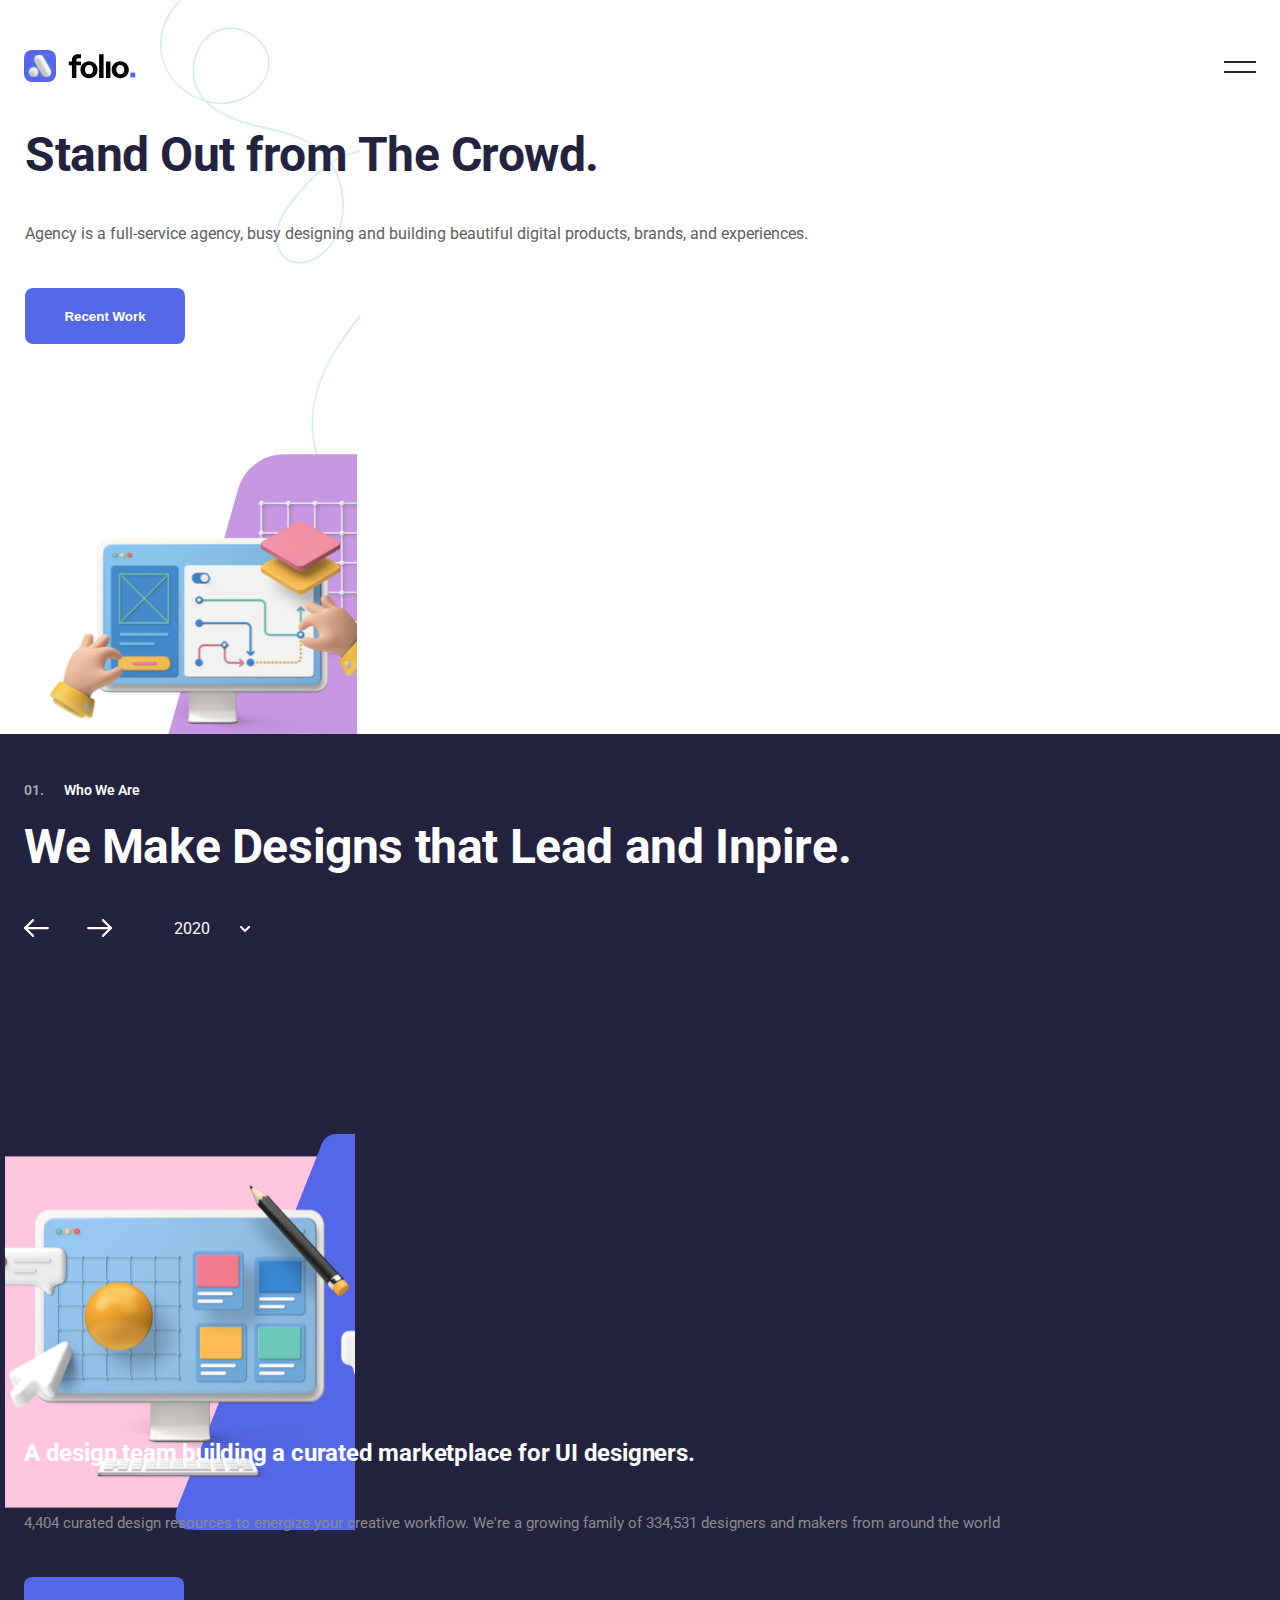
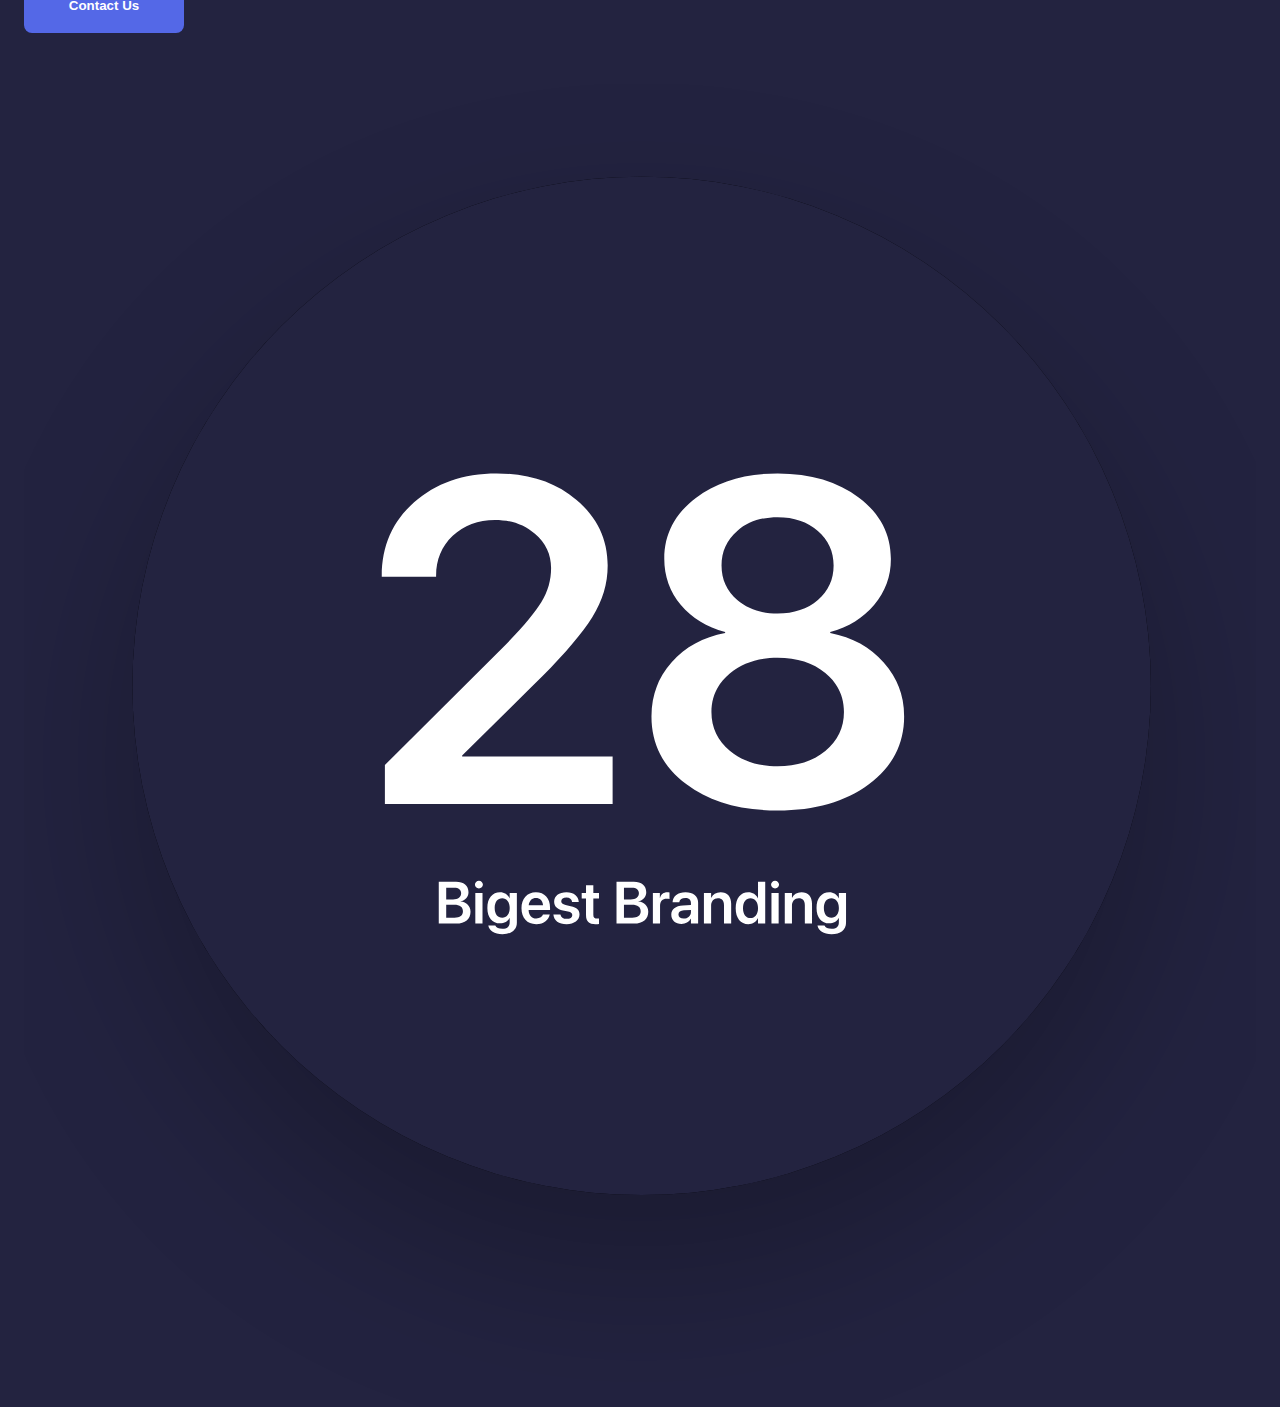
<file: index.html>
<!DOCTYPE html>
<html lang="pt-br">
  <head>
    <meta charset="UTF-8" />
    <meta name="viewport" content="width=device-width, initial-scale=1.0" />
    <link rel="preconnect" href="https://fonts.googleapis.com" />
    <link rel="preconnect" href="https://fonts.gstatic.com" crossorigin />
    <link
      href="https://fonts.googleapis.com/css2?family=Roboto:wght@100;300;400;500;700&display=swap"
      rel="stylesheet"
    />
    <link rel="stylesheet" href="style.css" />
    <title>Folio Agency</title>
  </head>
  <body class="body-home">
    <header>
      <div class="container">
        <a href="./index.html">
          <img
            src="./assets/logo-light-mode.svg"
            alt="Logomarca folio"
            id="logo"
          />
        </a>
        <div id="menu">
          <a href="./index.html">
            <img
              src="./assets/burger-icon-light-mode.svg"
              alt="menu hamburger"
              id="menu-hamburger__open"
            />
          </a>
          <div id="menu-list">
            <div id="header-menu-list" class="container">
              <img src="./assets/logo-dark-mode.svg" alt="Logomarca folio" />
              <img
                src="./assets/burger-icon-close-dark.svg"
                alt="botão fechar"
                id="menu-hamburger___close"
              />
            </div>
            <nav>
              <ul role="menu">
                <li><a href="./pages/work.html">Work</a></li>
                <li><a href="./pages/whoWeAre.html">About</a></li>
                <li><a href="./pages/service.html">Services</a></li>
                <li><a href="./pages/jobs.html">Jobs</a></li>
              </ul>
            </nav>
            <div id="footer-manu-list">
              <a href="www.semDestino.com">
                <img
                  src="./assets/facebook-icon-dark-mode.svg"
                  alt="logo facebook"
                />
              </a>
              <a href="www.semDestino.com">
                <img
                  src="./assets/youtube-icon-dark-mode.svg"
                  alt="logo youtube"
                />
              </a>
              <a href="www.semDestino.com">
                <img
                  src="./assets/instagran-icon-dark-mode.svg"
                  alt="logo instrgran"
                />
              </a>
            </div>
          </div>
        </div>
      </div>
    </header>
    <main class="container main-home">
      <h1>Stand Out from The Crowd.</h1>
      <p>
        Agency is a full-service agency, busy designing and building beautiful
        digital products, brands, and experiences.
      </p>
      <button class="button-home">Recent Work</button>
    </main>
    <section class="container who-we-are">
      <div>
        <span>01.</span>
        <p>Who We Are</p>
      </div>
      <h2>We Make Designs that Lead and Inpire.</h2>
      <div class="container controls div-controls">
        <a href="./pages/jobs.html">
          <div class="arrow">
            <img src="./assets/arrow-left.svg" alt="seta esquerda" />
          </div>
        </a>
        <a href="./pages/whoWeAre.html">
          <div class="arrow">
            <img src="./assets/arrow-right.svg" alt="seta direita" />
          </div>
        </a>
        <div class="container controls">
          <span>2020</span>
          <img src="./assets/arrow-down.svg" alt="seta baixa" />
        </div>
      </div>
      <h3>A design team building a curated marketplace for UI designers.</h3>
      <p>
        4,404 curated design resources to energize your creative workflow. We're
        a growing family of 334,531 designers and makers from around the world
      </p>
      <button class="button-home">Contact Us</button>
      <img src="./assets/number-home.svg" alt="numero 28" />
    </section>
    <script src="index.js"></script>
  </body>
</html>
</file>
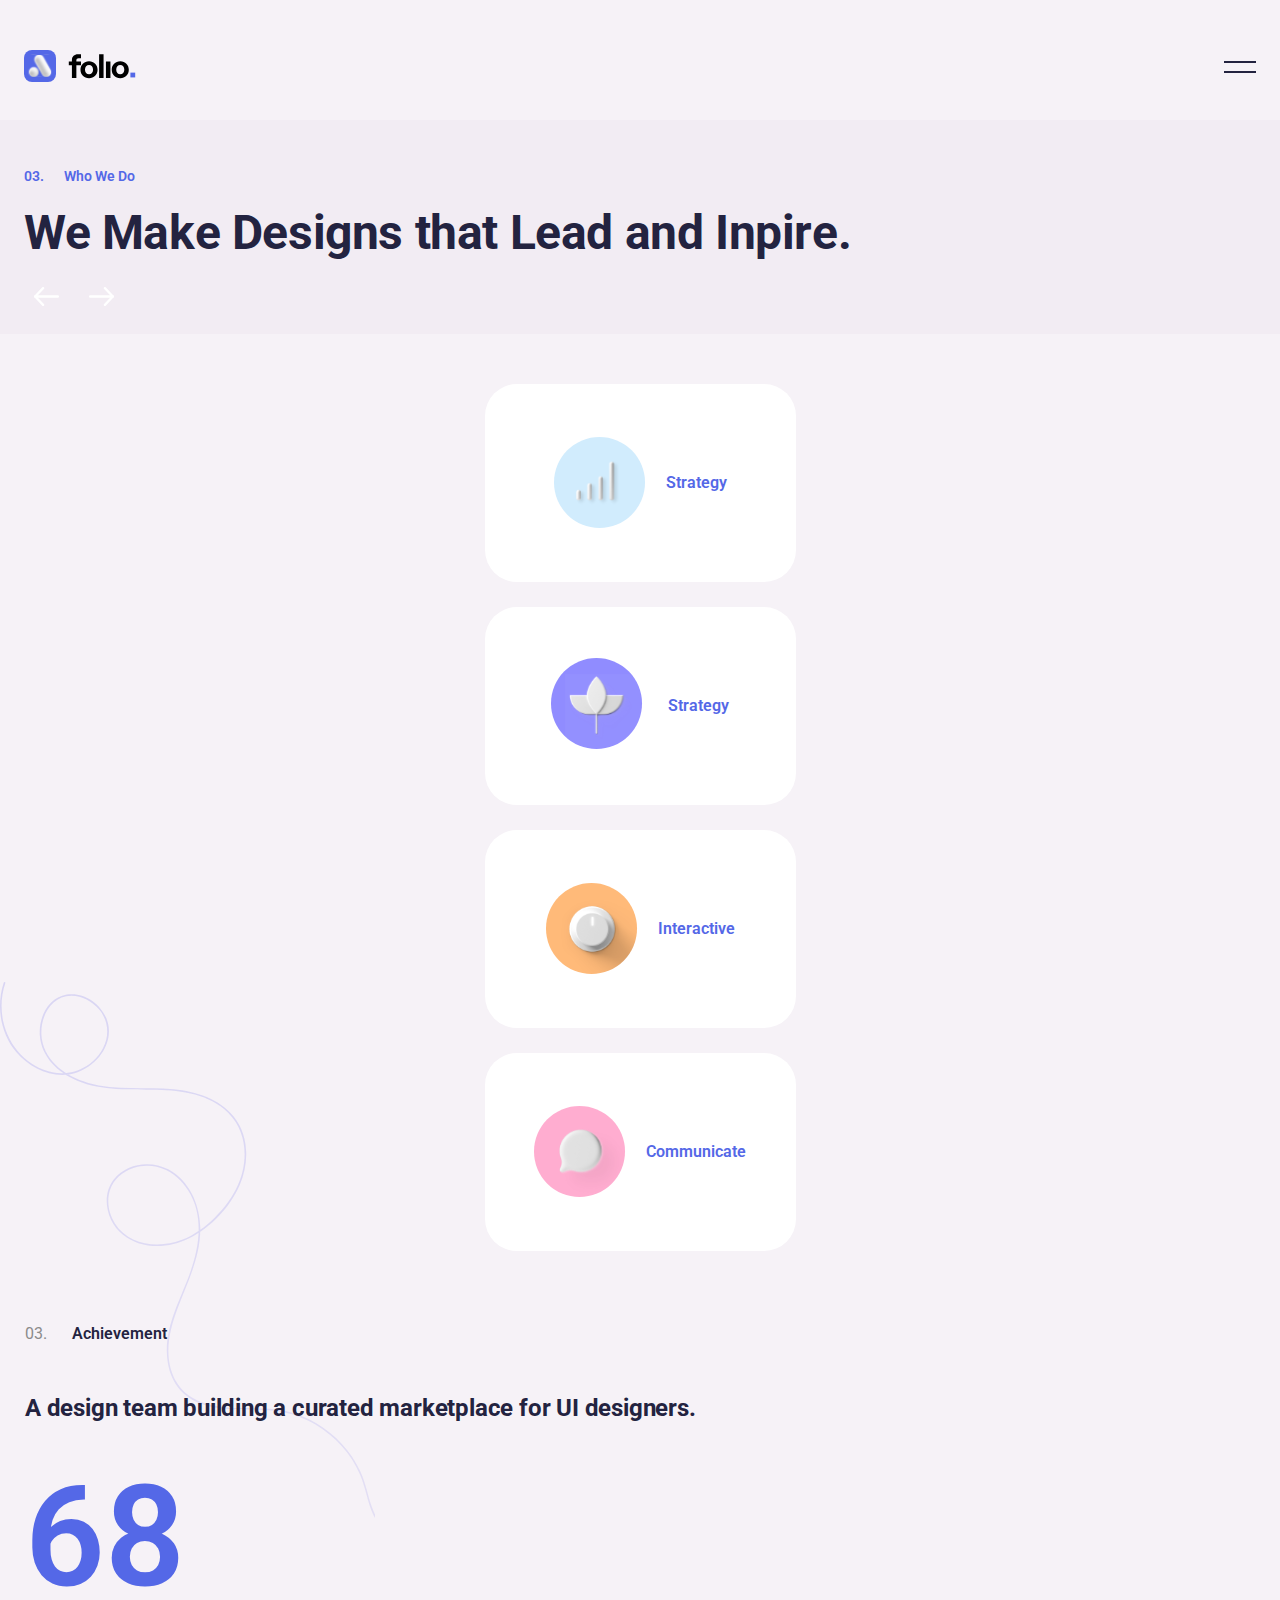
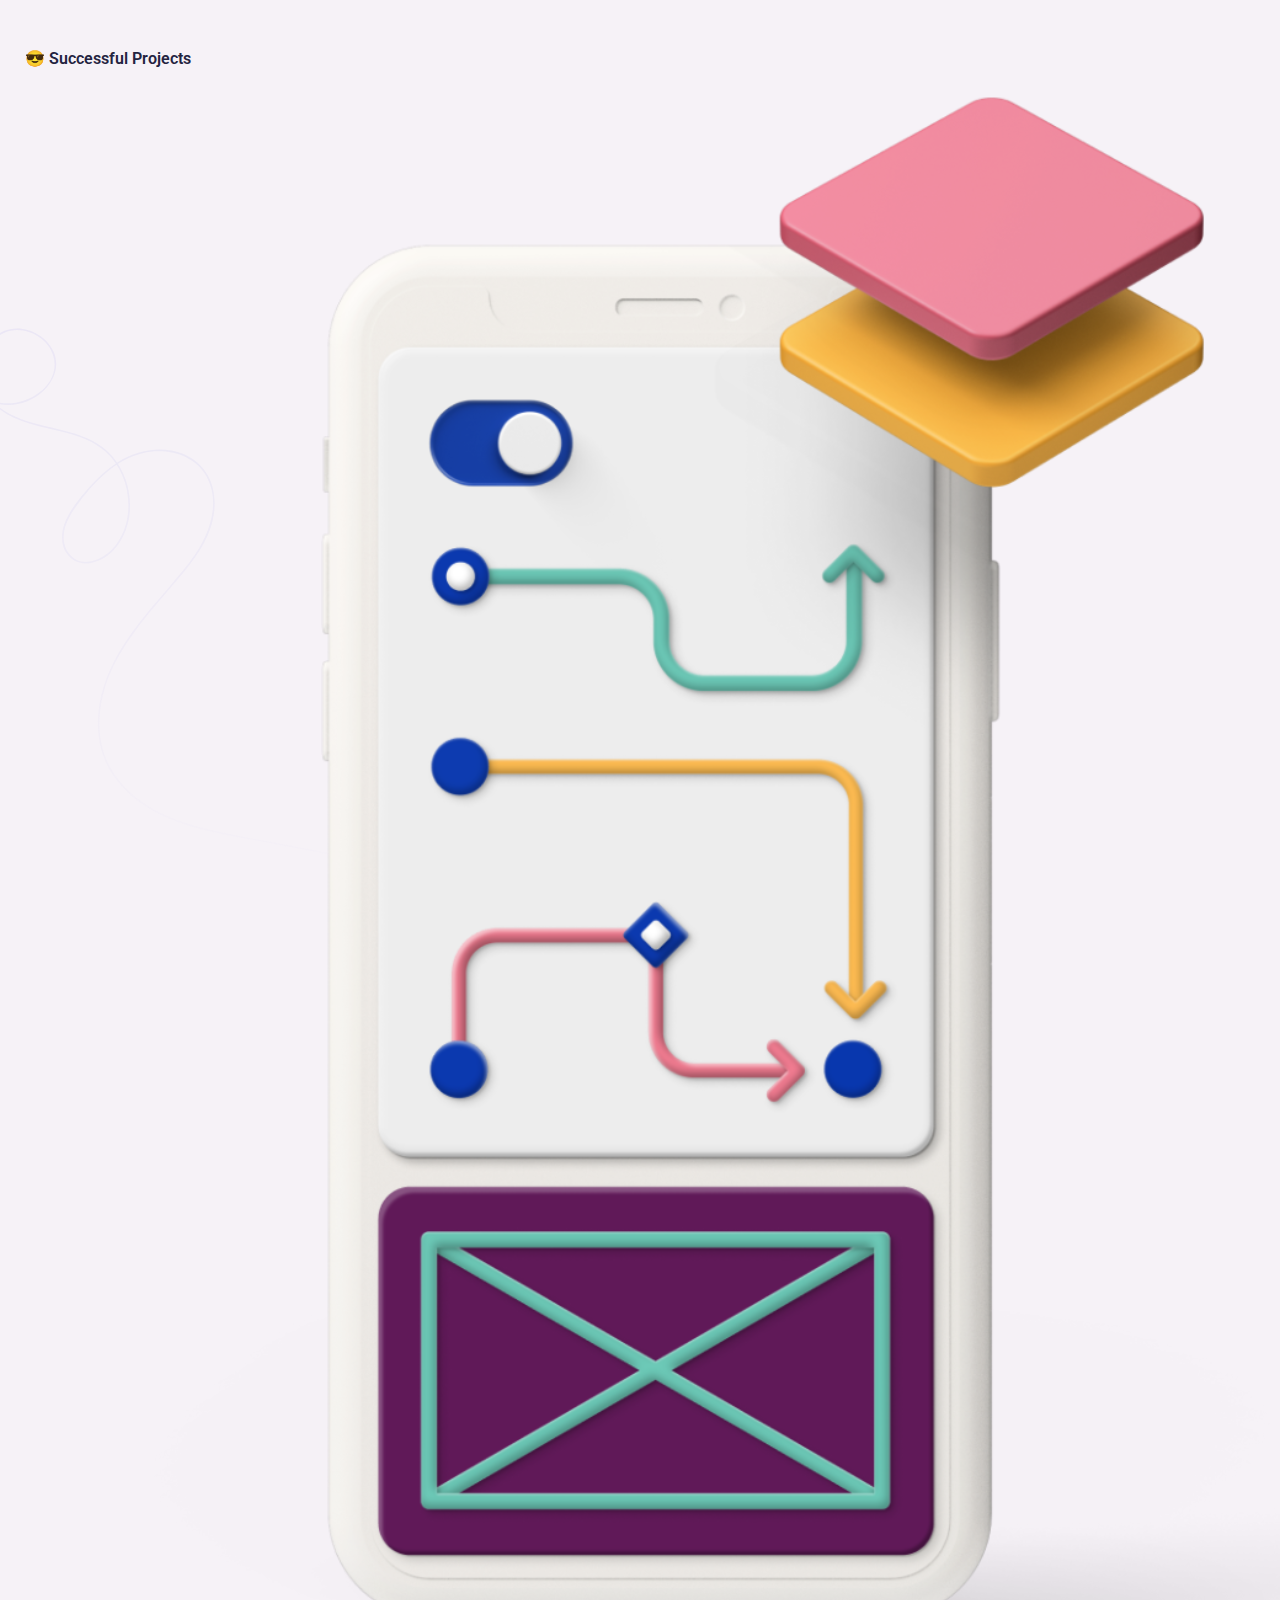
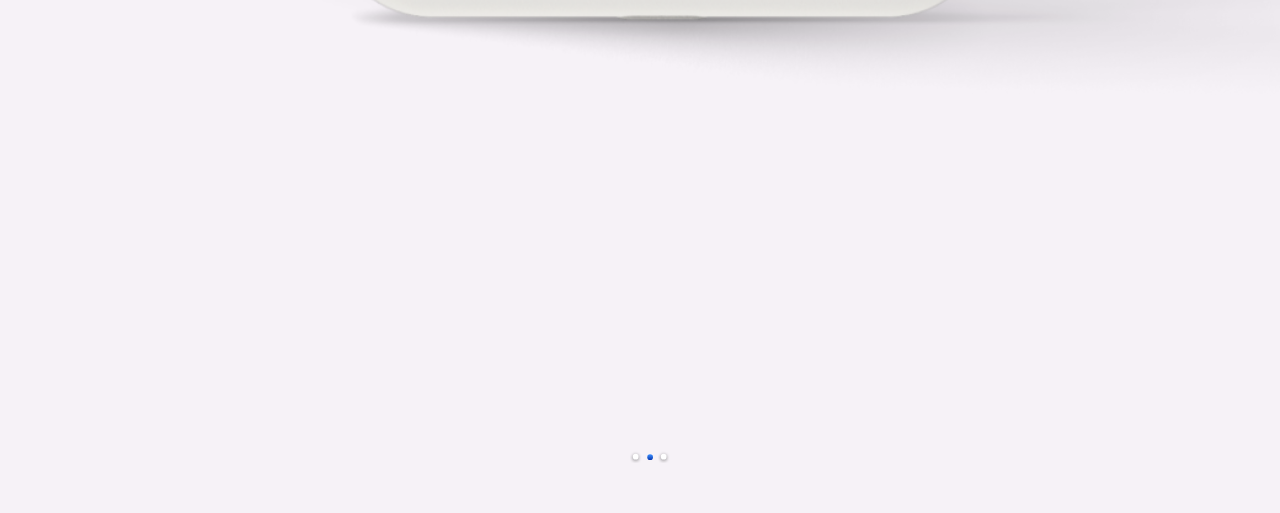
<file: pages/service.html>
<!DOCTYPE html>
<html lang="pt-br">
  <head>
    <meta charset="UTF-8" />
    <meta name="viewport" content="width=device-width, initial-scale=1.0" />
    <link rel="preconnect" href="https://fonts.googleapis.com" />
    <link rel="preconnect" href="https://fonts.gstatic.com" crossorigin />
    <link
      href="https://fonts.googleapis.com/css2?family=Roboto:wght@100;300;400;500;700&display=swap"
      rel="stylesheet"
    />
    <link rel="stylesheet" href="../style.css" />
    <title>Folio Agency</title>
  </head>
  <body class="body-service-page">
    <header class="header-service-page">
      <div class="container">
        <a href="../index.html">
          <img
            src="../assets/logo-light-mode.svg"
            alt="Logomarca folio"
            id="logo"
          />
        </a>
        <div id="menu">
          <a href="../index.html">
            <img
              src="../assets/burger-icon-light-mode.svg"
              alt="menu hamburger"
              id="menu-hamburger__open"
            />
          </a>
          <div id="menu-list">
            <div id="header-menu-list" class="container">
              <a href="../index.html">
                <img src="../assets/logo-dark-mode.svg" alt="Logomarca folio" />
              </a>
              <img
                src="../assets/burger-icon-close-dark.svg"
                alt="botão fechar"
                id="menu-hamburger___close"
              />
            </div>
            <nav>
              <ul role="menu">
                <li><a href="#">Work</a></li>
                <li><a href="./whoWeAre.html">About</a></li>
                <li><a href="./servive.html">Services</a></li>
                <li><a href="#">Jobs</a></li>
              </ul>
            </nav>
            <div id="footer-manu-list">
              <a href="www.semDestino.com">
                <img
                  src="../assets/facebook-icon-dark-mode.svg"
                  alt="logo facebook"
                />
              </a>
              <a href="www.semDestino.com">
                <img
                  src="../assets/youtube-icon-dark-mode.svg"
                  alt="logo youtube"
                />
              </a>
              <a href="www.semDestino.com">
                <img
                  src="../assets/instagran-icon-dark-mode.svg"
                  alt="logo instrgran"
                />
              </a>
            </div>
          </div>
        </div>
      </div>
    </header>
    <section class="container who-we-are service-page">
      <div>
        <span>03.</span>
        <p>Who We Do</p>
      </div>
      <h2>We Make Designs that Lead and Inpire.</h2>
      <div class="container container-arrow">
        <div class="arrow">
          <img src="../assets/arrow-left.svg" alt="seta esquerda" />
        </div>
        <div class="arrow arrow-service">
          <img src="../assets/arrow-right.svg" alt="seta direita" />
        </div>
      </div>
    </section>
    <section class="container section-card">
      <div class="card">
        <img src="../assets/icon-card-1.svg" alt="icon card" />
        <p>Strategy</p>
      </div>
      <div class="card">
        <img src="../assets/icon-card-2.svg" alt="icon card" />
        <p>Strategy</p>
      </div>
      <div class="card">
        <img src="../assets/icon-card-3.svg" alt="icon card" />
        <p>Interactive</p>
      </div>
      <div class="card">
        <img src="../assets/icon-card-4.svg" alt="icon card" />
        <p>Communicate</p>
      </div>
    </section>
    <section class="section-Achievement">
      <div>
        <span>03.</span>
        <p>Achievement</p>
      </div>
      <h3>A design team building a curated marketplace for UI designers.</h3>
      <p class="number">68</p>
      <p>😎 Successful Projects</p>
      <img src="../assets/img-phone.svg" alt="imagem celular" />
      <div class="div-pagination">
        <img src="../assets/pagination-1.svg" />
        <img src="../assets/pagination-2.svg" />
        <img src="../assets/pagination-1.svg" />
      </div>
    </section>
    <script src="../index.js"></script>
  </body>
</html>
</file>
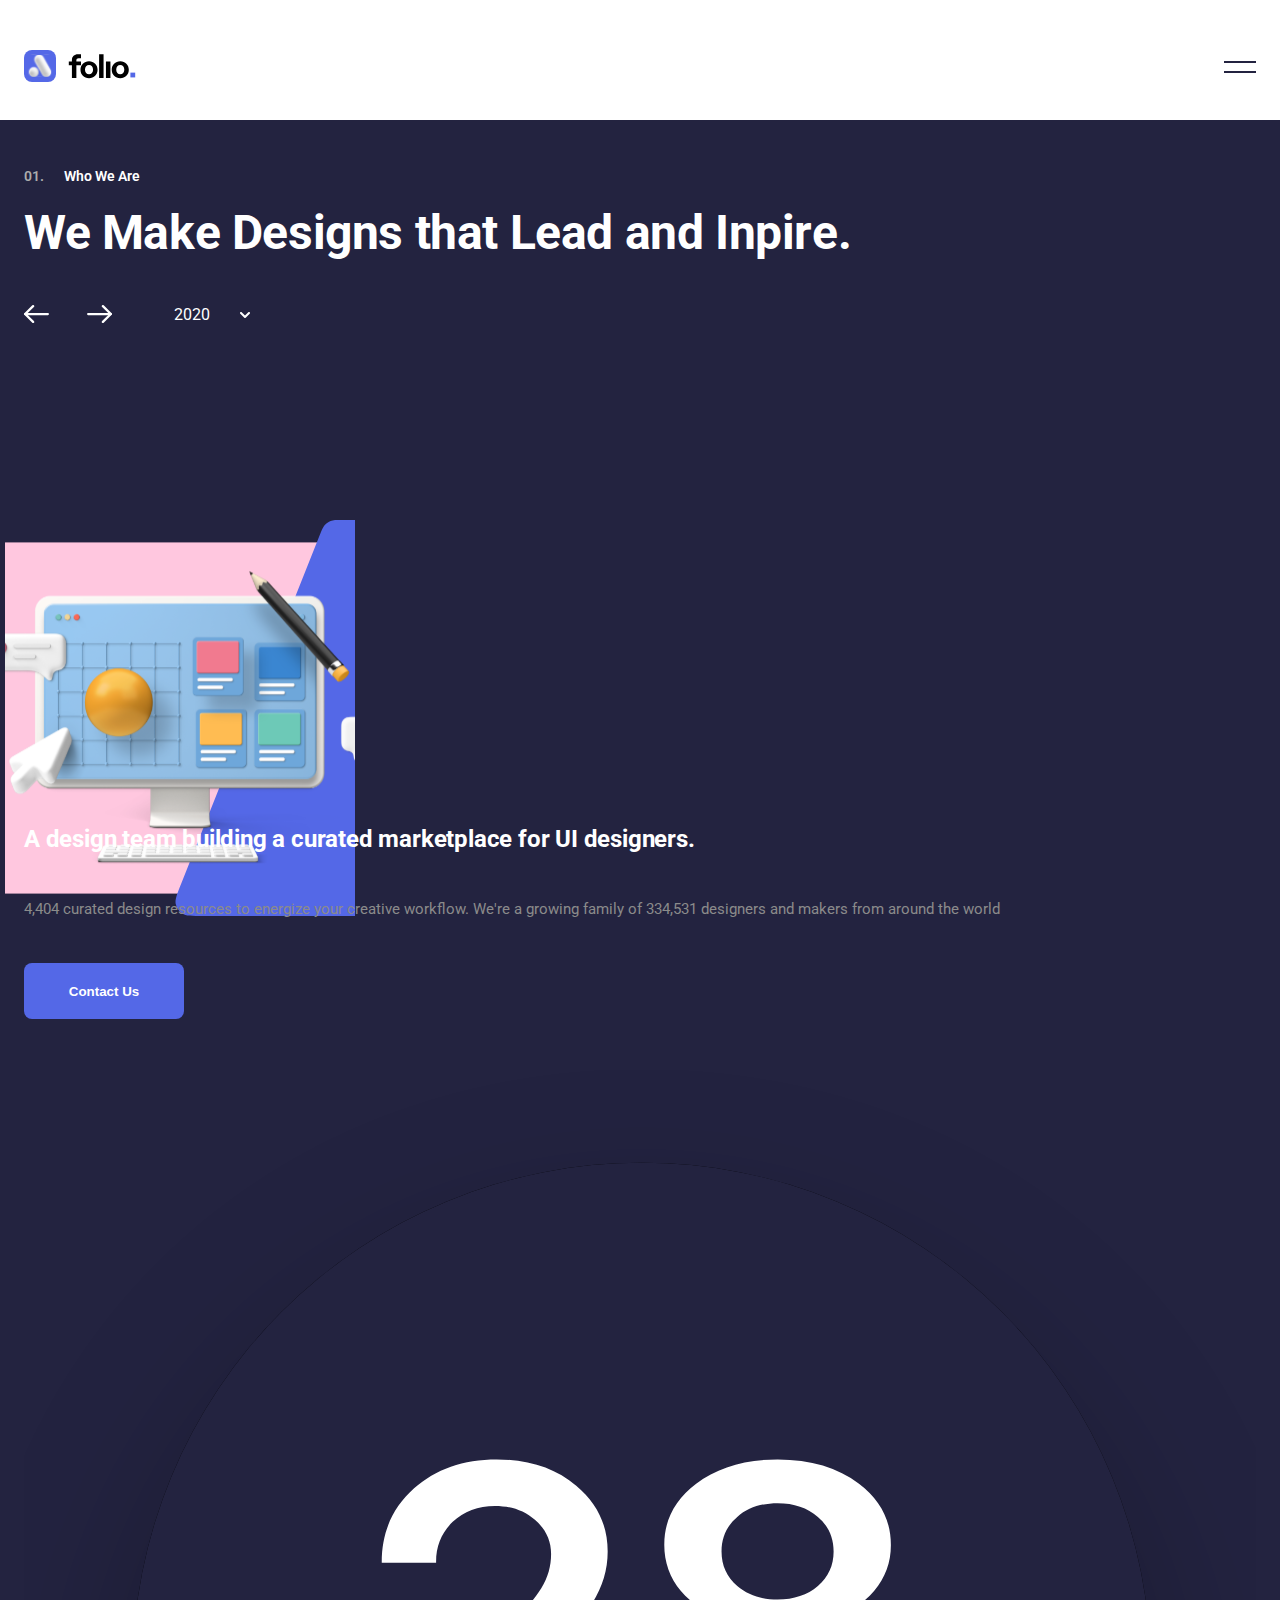
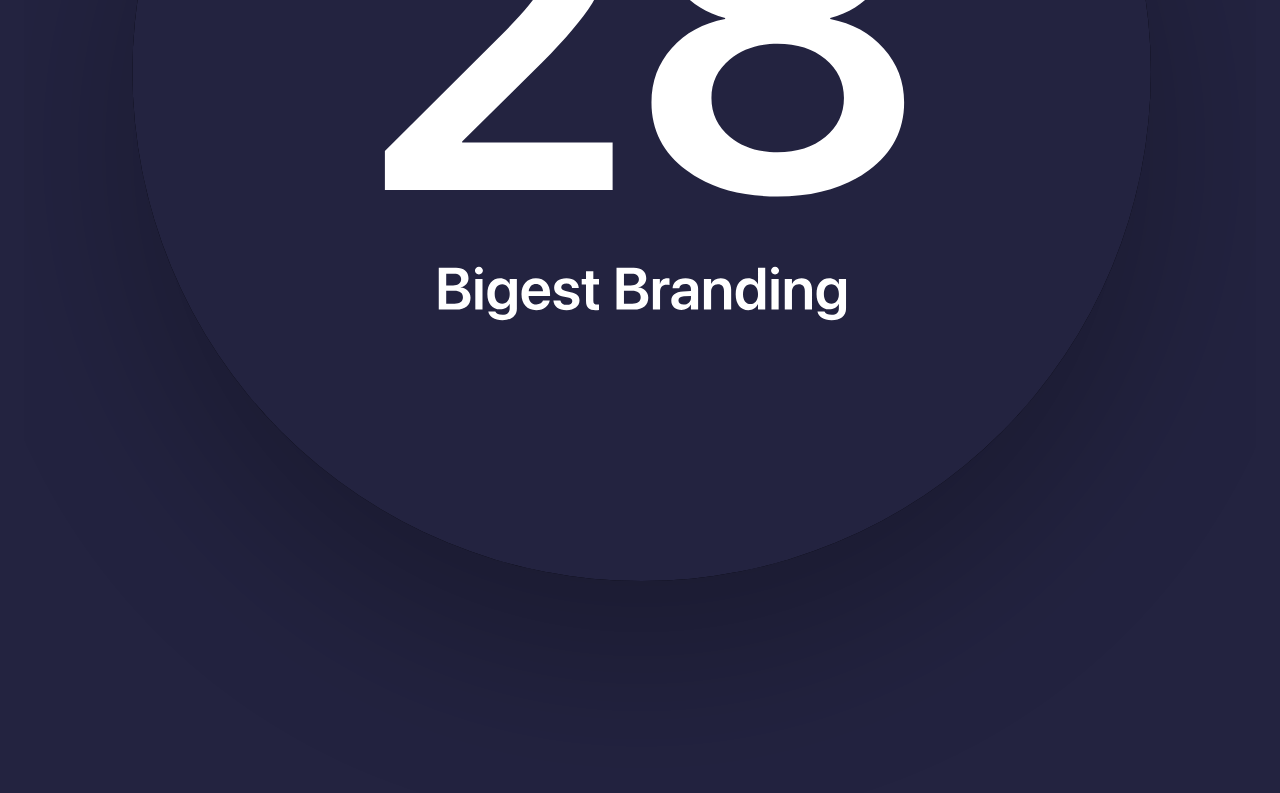
<file: pages/whoWeAre.html>
<!DOCTYPE html>
<html lang="pt-br">
  <head>
    <meta charset="UTF-8" />
    <meta name="viewport" content="width=device-width, initial-scale=1.0" />
    <link rel="preconnect" href="https://fonts.googleapis.com" />
    <link rel="preconnect" href="https://fonts.gstatic.com" crossorigin />
    <link
      href="https://fonts.googleapis.com/css2?family=Roboto:wght@100;300;400;500;700&display=swap"
      rel="stylesheet"
    />
    <link rel="stylesheet" href="../style.css" />
    <title>Folio Agency</title>
  </head>
  <body>
    <header class="header-who-we-are-page">
      <div class="container">
        <a href="../index.html">
          <img
            src="../assets/logo-light-mode.svg"
            alt="Logomarca folio"
            id="logo"
          />
        </a>
        <div id="menu">
          <a href="../index.html">
            <img
              src="../assets/burger-icon-light-mode.svg"
              alt="menu hamburger"
              id="menu-hamburger__open"
            />
          </a>
          <div id="menu-list">
            <div id="header-menu-list" class="container">
              <a href="../index.html">
                <img src="../assets/logo-dark-mode.svg" alt="Logomarca folio" />
              </a>
              <img
                src="../assets/burger-icon-close-dark.svg"
                alt="botão fechar"
                id="menu-hamburger___close"
              />
            </div>
            <nav>
              <ul role="menu">
                <li><a href="./work.html">Work</a></li>
                <li><a href="./whoWeAre.html">About</a></li>
                <li><a href="./service.html">Services</a></li>
                <li><a href="./jobs.html">Jobs</a></li>
              </ul>
            </nav>
            <div id="footer-manu-list">
              <a href="www.semDestino.com">
                <img
                  src="../assets/facebook-icon-dark-mode.svg"
                  alt="logo facebook"
                />
              </a>
              <a href="www.semDestino.com">
                <img
                  src="../assets/youtube-icon-dark-mode.svg"
                  alt="logo youtube"
                />
              </a>
              <a href="www.semDestino.com">
                <img
                  src="../assets/instagran-icon-dark-mode.svg"
                  alt="logo instrgran"
                />
              </a>
            </div>
          </div>
        </div>
      </div>
    </header>
    <section class="container who-we-are">
      <div>
        <span>01.</span>
        <p>Who We Are</p>
      </div>
      <h2>We Make Designs that Lead and Inpire.</h2>
      <div class="container controls div-controls">
        <a href="../index.html">
          <div class="arrow">
            <img src="../assets/arrow-left.svg" alt="seta esquerda" />
          </div>
        </a>
        <a href="./service.html">
          <div class="arrow">
            <img src="../assets/arrow-right.svg" alt="seta direita" />
          </div>
        </a>
        <div class="container controls">
          <span>2020</span>
          <img src="../assets/arrow-down.svg" alt="seta baixa" />
        </div>
      </div>
      <h3>A design team building a curated marketplace for UI designers.</h3>
      <p>
        4,404 curated design resources to energize your creative workflow. We're
        a growing family of 334,531 designers and makers from around the world
      </p>
      <button class="button-home">Contact Us</button>
      <img src="../assets/number-home.svg" alt="numero 28" />
    </section>
    <script src="../index.js"></script>
  </body>
</html>
</file>
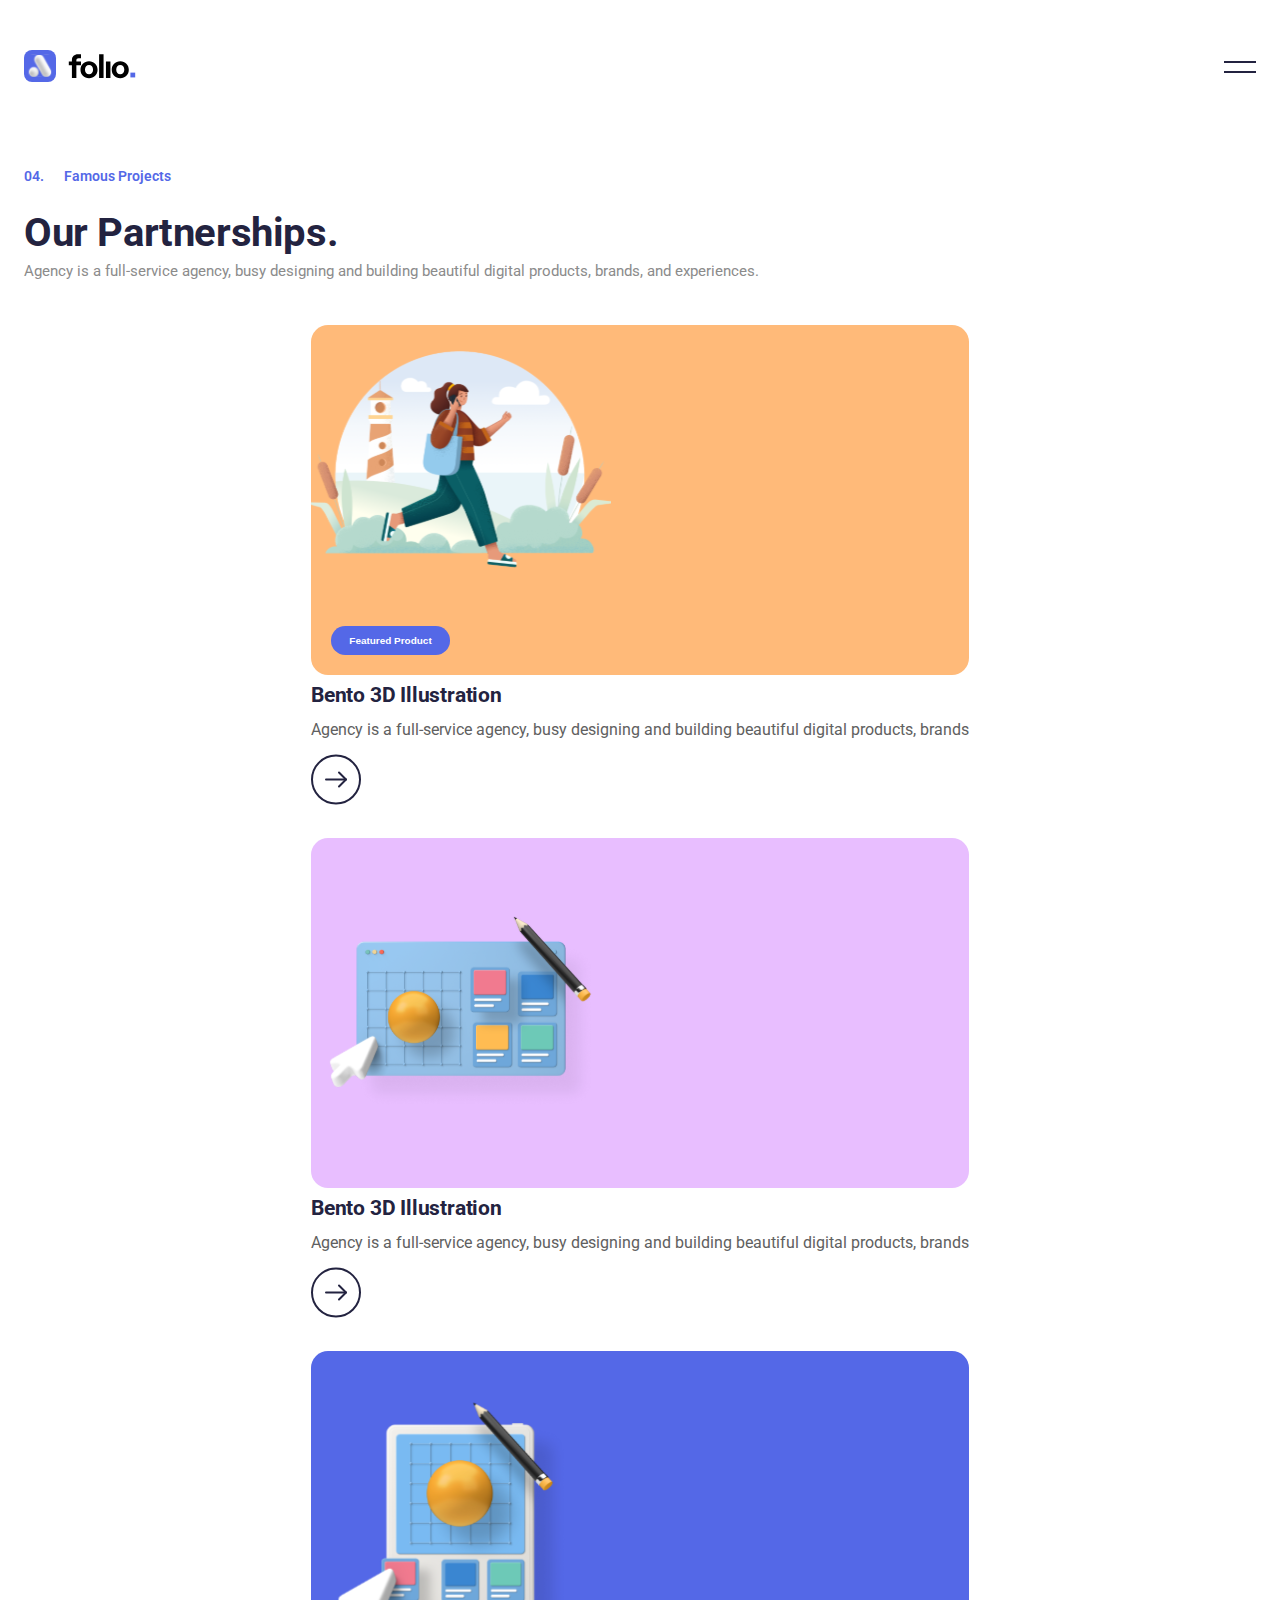
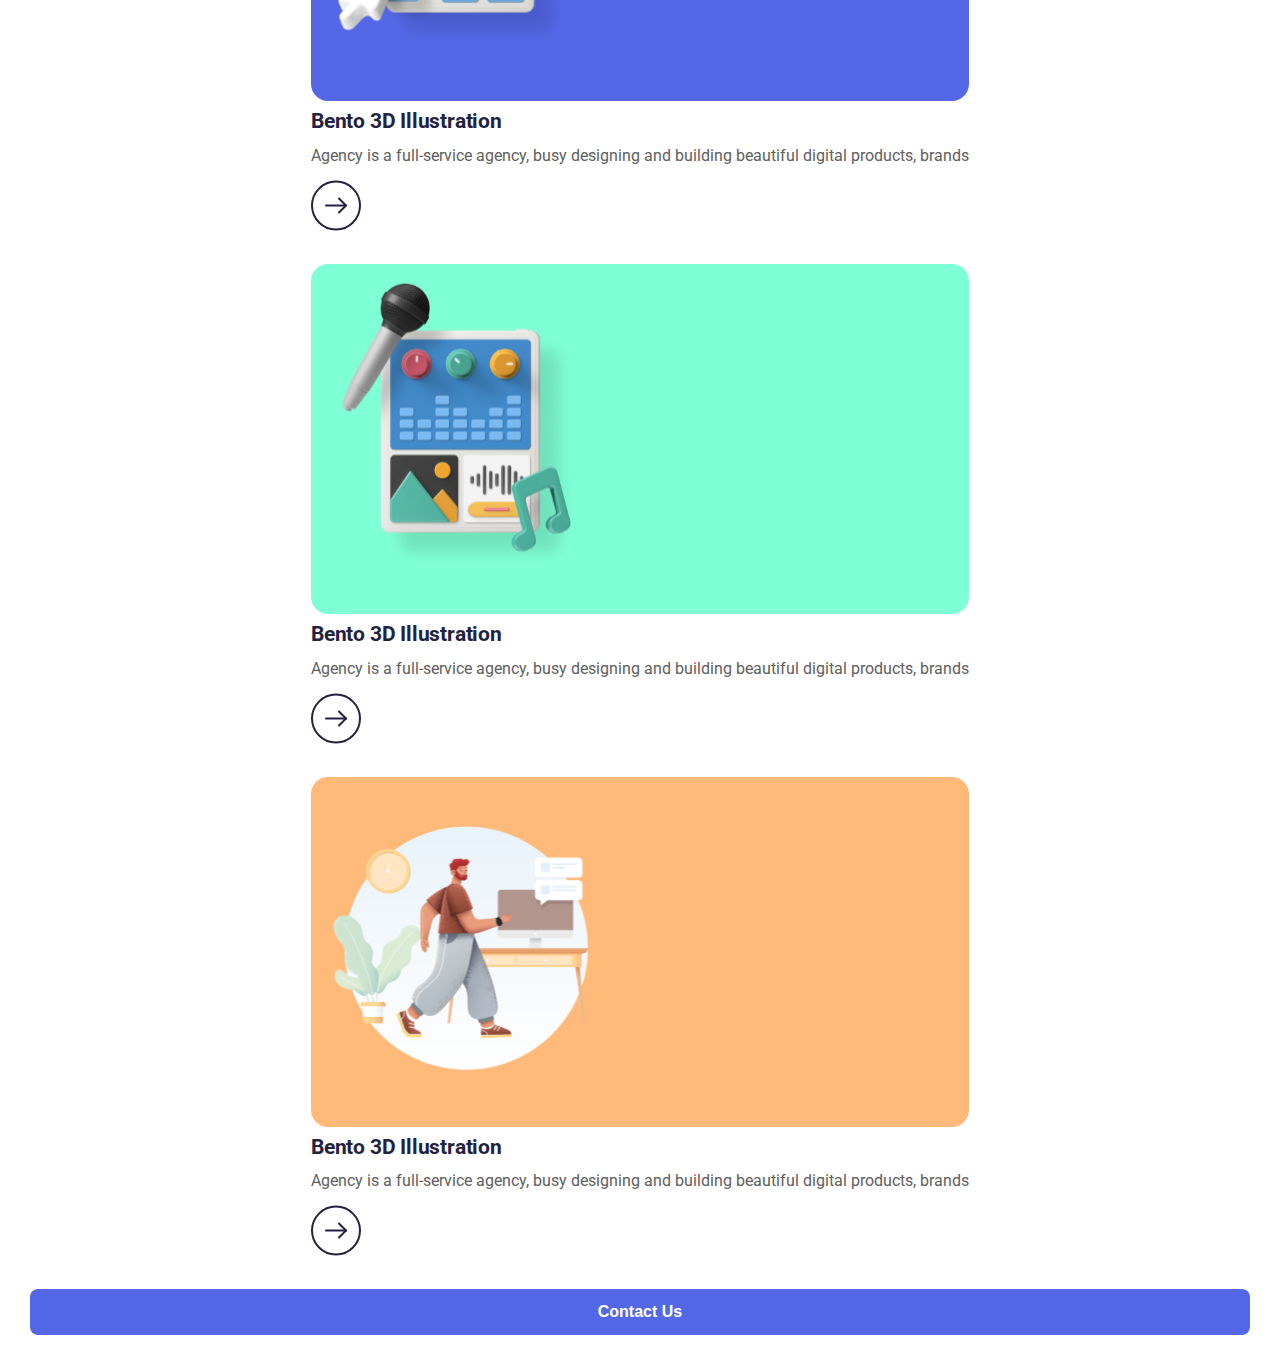
<file: pages/work.html>
<!DOCTYPE html>
<html lang="pt-br">
  <head>
    <meta charset="UTF-8" />
    <meta name="viewport" content="width=device-width, initial-scale=1.0" />
    <link rel="preconnect" href="https://fonts.googleapis.com" />
    <link rel="preconnect" href="https://fonts.gstatic.com" crossorigin />
    <link
      href="https://fonts.googleapis.com/css2?family=Roboto:wght@100;300;400;500;700&display=swap"
      rel="stylesheet"
    />
    <link rel="stylesheet" href="../style.css" />
    <title>Folio Agency</title>
  </head>
  <body>
    <header class="header-service-page">
      <div class="container">
        <a href="../index.html">
          <img
            src="../assets/logo-light-mode.svg"
            alt="Logomarca folio"
            id="logo"
          />
        </a>
        <div id="menu">
          <a href="../index.html">
            <img
              src="../assets/burger-icon-light-mode.svg"
              alt="menu hamburger"
              id="menu-hamburger__open"
            />
          </a>
          <div id="menu-list">
            <div id="header-menu-list" class="container">
              <a href="../index.html">
                <img src="../assets/logo-dark-mode.svg" alt="Logomarca folio" />
              </a>
              <img
                src="../assets/burger-icon-close-dark.svg"
                alt="botão fechar"
                id="menu-hamburger___close"
              />
            </div>
            <nav>
              <ul role="menu">
                <li><a href="./work.html">Work</a></li>
                <li><a href="./whoWeAre.html">About</a></li>
                <li><a href="./service.html">Services</a></li>
                <li><a href="./jobs.html">Jobs</a></li>
              </ul>
            </nav>
            <div id="footer-manu-list">
              <a href="www.semDestino.com">
                <img
                  src="../assets/facebook-icon-dark-mode.svg"
                  alt="logo facebook"
                />
              </a>
              <a href="www.semDestino.com">
                <img
                  src="../assets/youtube-icon-dark-mode.svg"
                  alt="logo youtube"
                />
              </a>
              <a href="www.semDestino.com">
                <img
                  src="../assets/instagran-icon-dark-mode.svg"
                  alt="logo instrgran"
                />
              </a>
            </div>
          </div>
        </div>
      </div>
    </header>
    <section class="container who-we-are service-page work-page">
      <div>
        <span>04.</span>
        <p>Famous Projects</p>
      </div>
      <h2 class="h2-work">Our Partnerships.</h2>
      <p>
        Agency is a full-service agency, busy designing and building beautiful
        digital products, brands, and experiences.
      </p>
    </section>
    <section class="box-card-work container">
      <div class="div-card-work">
        <div class="card card-1">
          <button>Featured Product</button>
        </div>
        <h3>Bento 3D Illustration</h3>
        <p>
          Agency is a full-service agency, busy designing and building beautiful
          digital products, brands
        </p>
        <img src="../assets/circle-arrow.svg" alt="circulo seta" />
      </div>
      <div class="div-card-work">
        <div class="card card-2"></div>
        <h3>Bento 3D Illustration</h3>
        <p>
          Agency is a full-service agency, busy designing and building beautiful
          digital products, brands
        </p>
        <img src="../assets/circle-arrow.svg" alt="circulo seta" />
      </div>
      <div class="div-card-work">
        <div class="card card-3"></div>
        <h3>Bento 3D Illustration</h3>
        <p>
          Agency is a full-service agency, busy designing and building beautiful
          digital products, brands
        </p>
        <img src="../assets/circle-arrow.svg" alt="circulo seta" />
      </div>
      <div class="div-card-work">
        <div class="card card-4"></div>
        <h3>Bento 3D Illustration</h3>
        <p>
          Agency is a full-service agency, busy designing and building beautiful
          digital products, brands
        </p>
        <img src="../assets/circle-arrow.svg" alt="circulo seta" />
      </div>
      <div class="div-card-work">
        <div class="card card-5"></div>
        <h3>Bento 3D Illustration</h3>
        <p>
          Agency is a full-service agency, busy designing and building beautiful
          digital products, brands
        </p>
        <img src="../assets/circle-arrow.svg" alt="circulo seta" />
      </div>
      <button class="contact">Contact Us</button>
    </section>
    <script src="../index.js"></script>
  </body>
</html>
</file>
<file: style.css>
@import url(./styles/reset.css);
@import url(./styles/container.css);
@import url(./styles/menu.css);
@import url(./styles/home.css);
@import url(./styles/about.css);
@import url(./styles/service.css);
@import url(./styles/work.css);

body {
  font-family: "Roboto", sans-serif;
}
</file>
